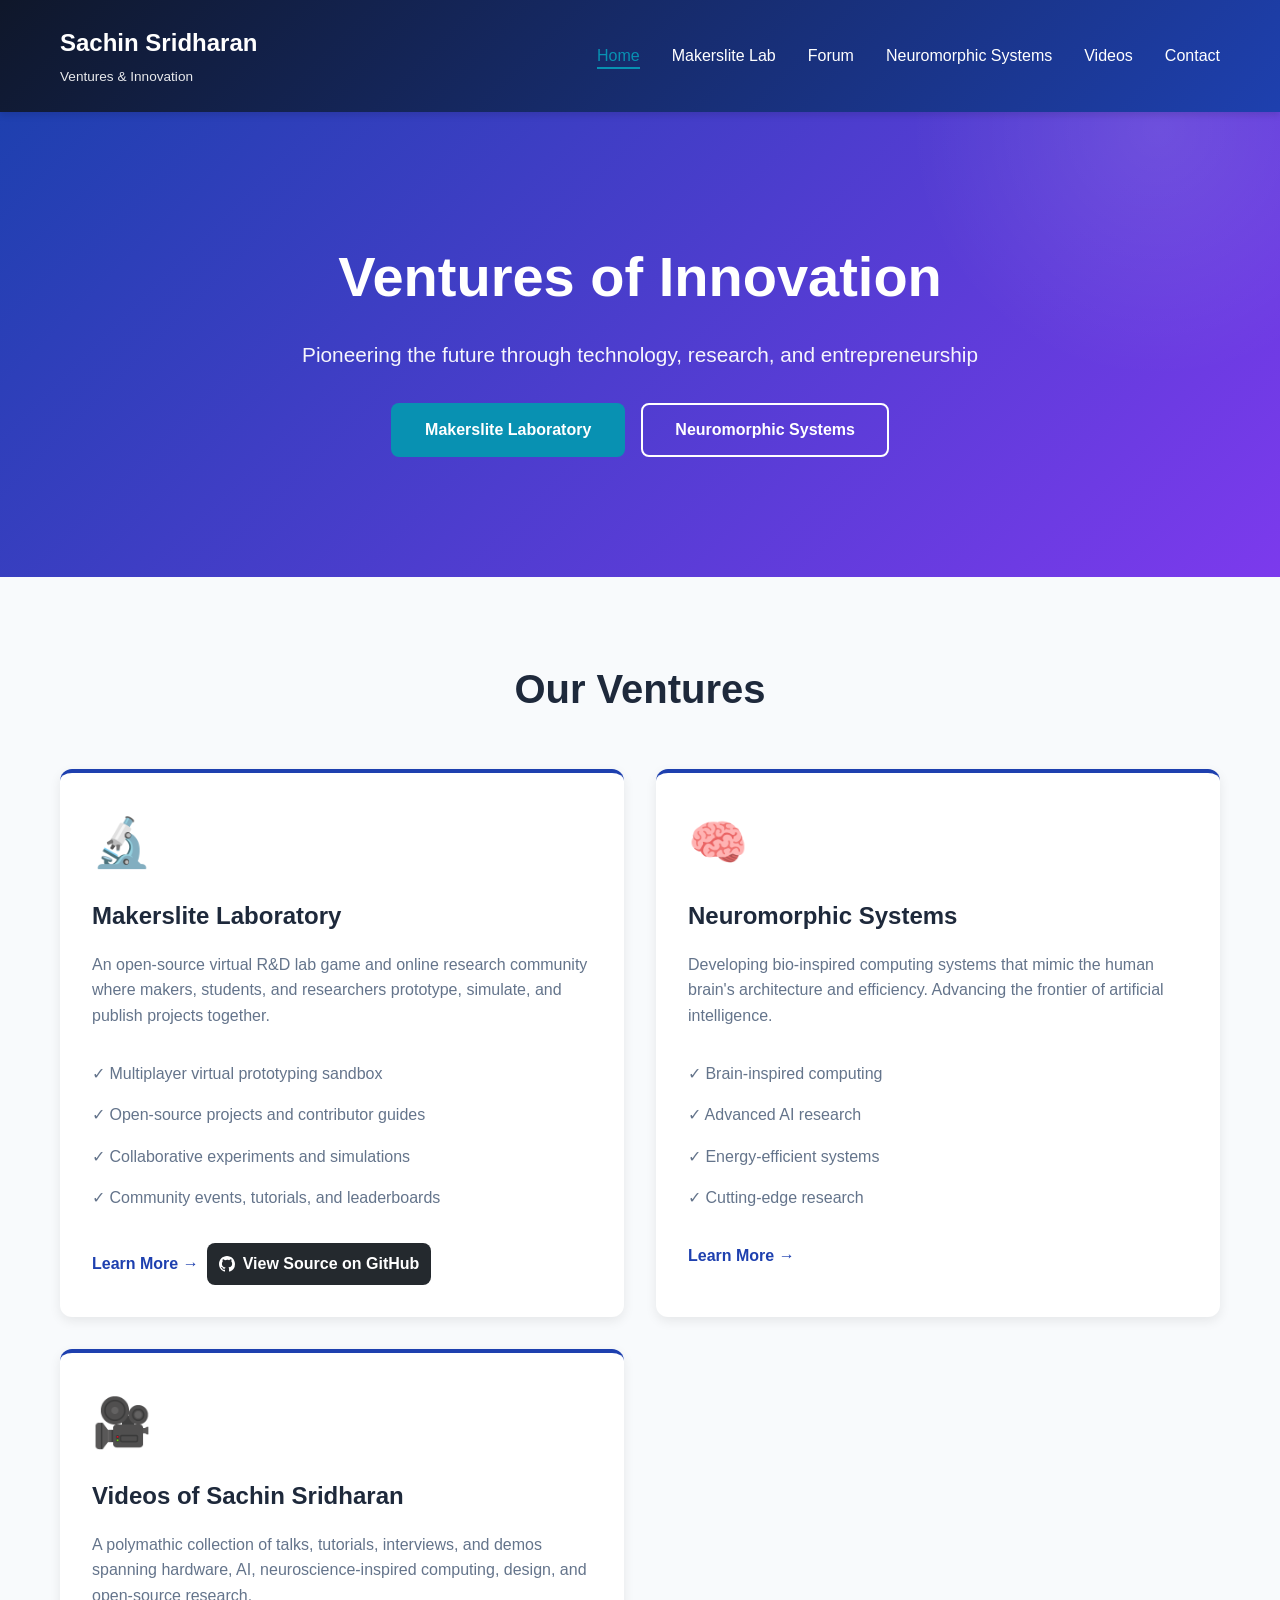
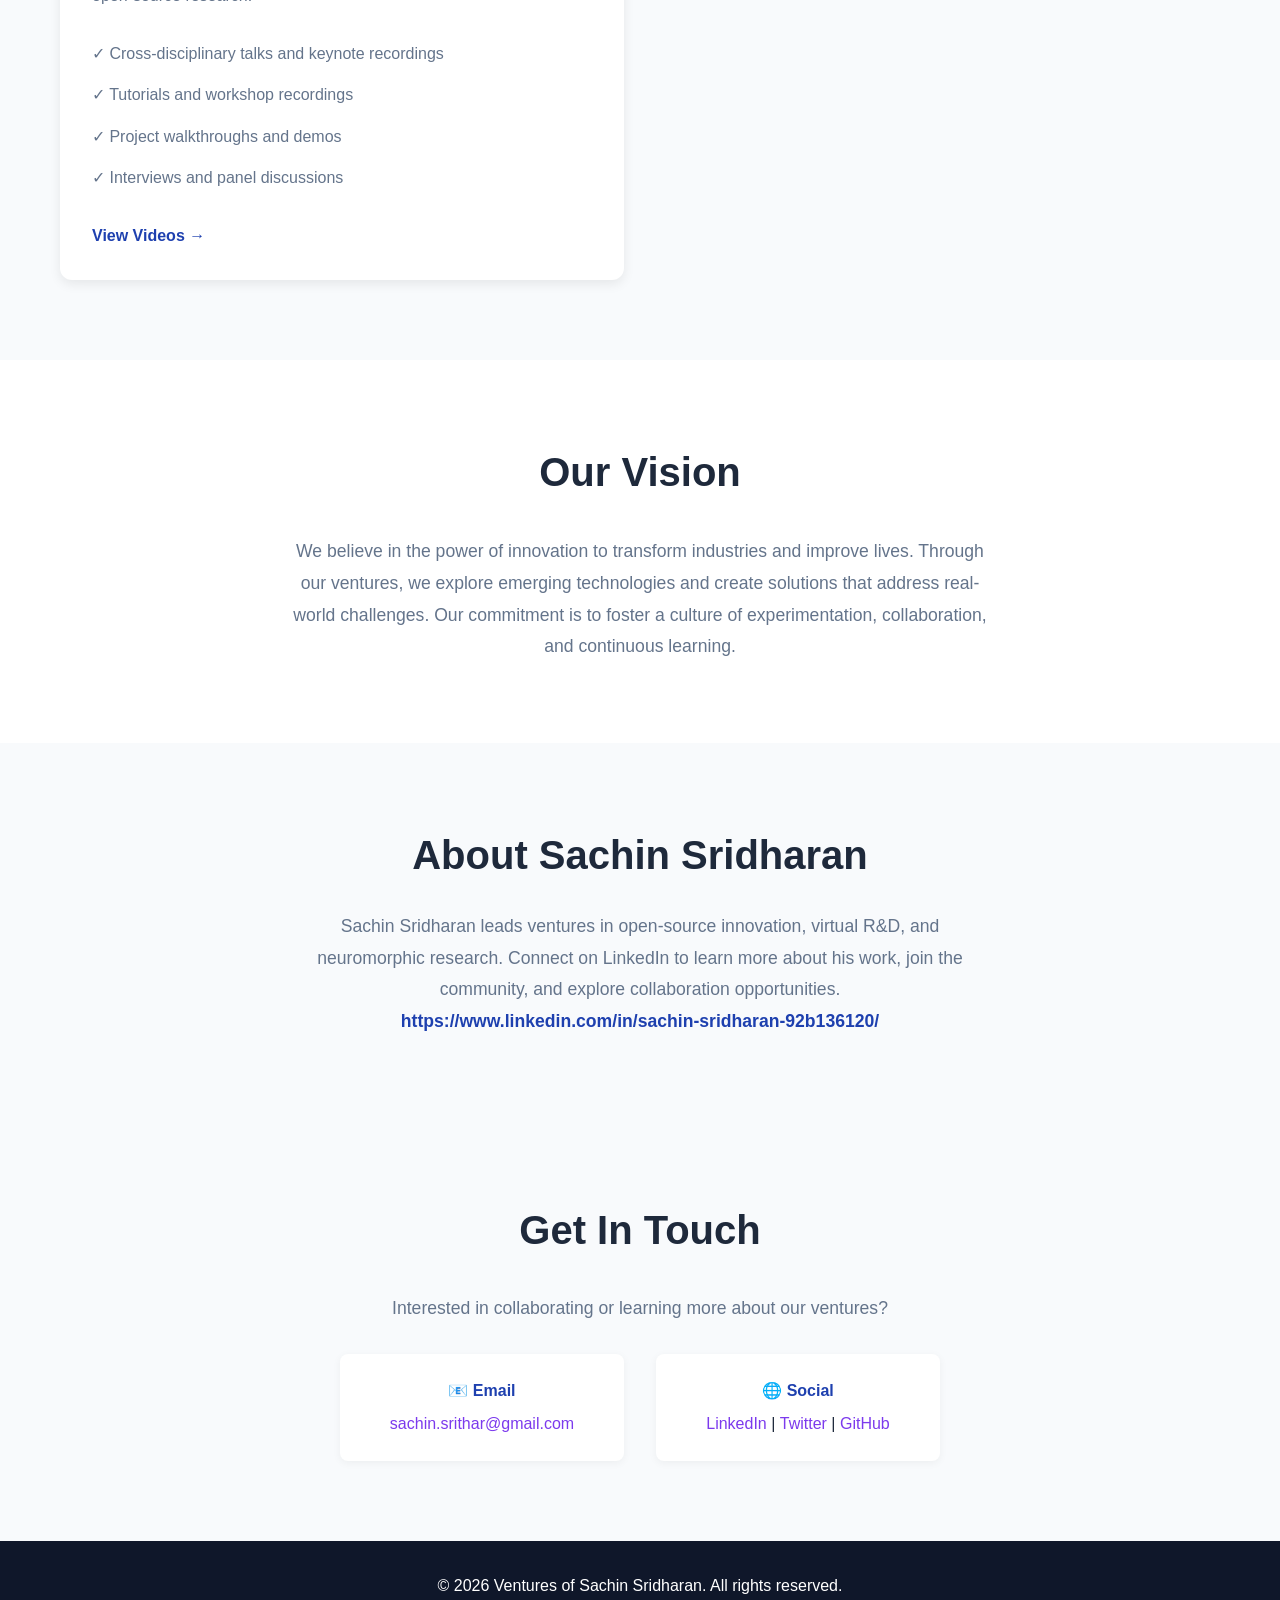
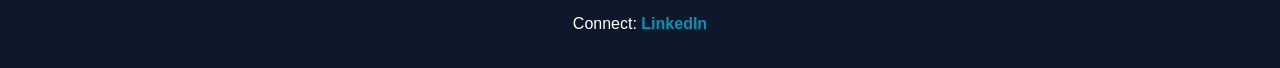
<file: index.html>
<!DOCTYPE html>
<html lang="en">
<head>
    <meta charset="UTF-8">
    <meta name="viewport" content="width=device-width, initial-scale=1.0">
    <title>Ventures of Sachin Sridharan | Innovation & Technology</title>
    <link rel="stylesheet" href="styles.css">
</head>
<body>
    <!-- Navigation -->
    <nav class="navbar">
        <div class="container">
            <div class="logo">
                <h1>Sachin Sridharan</h1>
                <p class="tagline">Ventures & Innovation</p>
            </div>
            <ul class="nav-links">
                <li><a href="index.html" class="active">Home</a></li>
                <li><a href="makerslite.html">Makerslite Lab</a></li>
                <li><a href="forum.html">Forum</a></li>
                <li><a href="neuromorphic.html">Neuromorphic Systems</a></li>
                <li><a href="videos.html">Videos</a></li>
                <li><a href="#contact">Contact</a></li>
            </ul>
        </div>
    </nav>

    <!-- Hero Section -->
    <section class="hero">
        <div class="hero-content">
            <h1>Ventures of Innovation</h1>
            <p>Pioneering the future through technology, research, and entrepreneurship</p>
            <div class="cta-buttons">
                <a href="makerslite.html" class="btn btn-primary">Makerslite Laboratory</a>
                <a href="neuromorphic.html" class="btn btn-secondary">Neuromorphic Systems</a>
            </div>
        </div>
    </section>

    <!-- Ventures Overview -->
    <section class="ventures-section">
        <div class="container">
            <h2>Our Ventures</h2>
            <div class="ventures-grid">
                <!-- Makerslite Laboratory -->
                <div class="venture-card">
                    <div class="venture-icon">🔬</div>
                    <h3>Makerslite Laboratory</h3>
                    <p>An open-source virtual R&D lab game and online research community where makers, students, and researchers prototype, simulate, and publish projects together.</p>
                    <ul class="features">
                        <li>✓ Multiplayer virtual prototyping sandbox</li>
                        <li>✓ Open-source projects and contributor guides</li>
                        <li>✓ Collaborative experiments and simulations</li>
                        <li>✓ Community events, tutorials, and leaderboards</li>
                    </ul>
                    <div style="display:flex;gap:8px;align-items:center">
                        <a href="makerslite.html" class="learn-more">Learn More →</a>
                        <a href="https://github.com/sachstuff/Makerslite-Laboratory" target="_blank" class="github-btn">
                            <svg class="github-icon" viewBox="0 0 16 16" width="16" height="16" aria-hidden="true" focusable="false">
                                <path fill="currentColor" d="M8 0C3.58 0 0 3.58 0 8c0 3.54 2.29 6.53 5.47 7.59.4.07.55-.17.55-.38 0-.19-.01-.82-.01-1.49-2.01.37-2.53-.49-2.69-.94-.09-.23-.48-.94-.82-1.13-.28-.15-.68-.52-.01-.53.63-.01 1.08.58 1.23.82.72 1.21 1.87.87 2.33.66.07-.52.28-.87.51-1.07-1.78-.2-3.64-.89-3.64-3.95 0-.87.31-1.59.82-2.15-.08-.2-.36-1.02.08-2.12 0 0 .67-.21 2.2.82a7.65 7.65 0 012.01-.27c.68 0 1.36.09 2.01.27 1.53-1.04 2.2-.82 2.2-.82.44 1.1.16 1.92.08 2.12.51.56.82 1.27.82 2.15 0 3.07-1.87 3.75-3.65 3.95.28.24.54.73.54 1.48 0 1.07-.01 1.93-.01 2.19 0 .21.15.46.55.38A8.013 8.013 0 0016 8c0-4.42-3.58-8-8-8z"></path>
                            </svg>
                            View Source on GitHub
                        </a>
                    </div>
                </div>

                <!-- Neuromorphic Systems -->
                <div class="venture-card">
                    <div class="venture-icon">🧠</div>
                    <h3>Neuromorphic Systems</h3>
                    <p>Developing bio-inspired computing systems that mimic the human brain's architecture and efficiency. Advancing the frontier of artificial intelligence.</p>
                    <ul class="features">
                        <li>✓ Brain-inspired computing</li>
                        <li>✓ Advanced AI research</li>
                        <li>✓ Energy-efficient systems</li>
                        <li>✓ Cutting-edge research</li>
                    </ul>
                    <a href="neuromorphic.html" class="learn-more">Learn More →</a>
                </div>

                <!-- Videos of Sachin Sridharan -->
                <div class="venture-card">
                    <div class="venture-icon">🎥</div>
                    <h3>Videos of Sachin Sridharan</h3>
                    <p>A polymathic collection of talks, tutorials, interviews, and demos spanning hardware, AI, neuroscience-inspired computing, design, and open-source research.</p>
                    <ul class="features">
                        <li>✓ Cross-disciplinary talks and keynote recordings</li>
                        <li>✓ Tutorials and workshop recordings</li>
                        <li>✓ Project walkthroughs and demos</li>
                        <li>✓ Interviews and panel discussions</li>
                    </ul>
                    <a href="videos.html" class="learn-more">View Videos →</a>
                </div>
            </div>
        </div>
    </section>

    <!-- Vision Section -->
    <section class="vision-section">
        <div class="container">
            <h2>Our Vision</h2>
            <div class="vision-content">
                <p>We believe in the power of innovation to transform industries and improve lives. Through our ventures, we explore emerging technologies and create solutions that address real-world challenges. Our commitment is to foster a culture of experimentation, collaboration, and continuous learning.</p>
            </div>
        </div>
    </section>

    <!-- About Section -->
    <section class="about-section">
        <div class="container">
            <h2>About Sachin Sridharan</h2>
            <div class="vision-content">
                <p>Sachin Sridharan leads ventures in open-source innovation, virtual R&D, and neuromorphic research. Connect on LinkedIn to learn more about his work, join the community, and explore collaboration opportunities.</p>
                <p><a href="https://www.linkedin.com/in/sachin-sridharan-92b136120/" target="_blank">https://www.linkedin.com/in/sachin-sridharan-92b136120/</a></p>
            </div>
        </div>
    </section>

    <!-- Contact Section -->
    <section class="contact-section" id="contact">
        <div class="container">
            <h2>Get In Touch</h2>
            <div class="contact-content">
                <p>Interested in collaborating or learning more about our ventures?</p>
                <div class="contact-methods">
                    <div class="contact-item">
                        <h4>📧 Email</h4>
                        <p><a href="mailto:sachin.srithar@gmail.com">sachin.srithar@gmail.com</a></p>
                    </div>
                    <div class="contact-item">
                        <h4>🌐 Social</h4>
                        <p>
                            <a href="https://www.linkedin.com/in/sachin-sridharan-92b136120/" target="_blank">LinkedIn</a> | 
                            <a href="#" target="_blank">Twitter</a> | 
                            <a href="https://github.com/sachstuff" target="_blank" class="github-link">GitHub</a>
                        </p>
                    </div>
                </div>
            </div>
        </div>
    </section>

    <!-- Footer -->
    <footer>
        <div class="container">
            <p>&copy; 2026 Ventures of Sachin Sridharan. All rights reserved.</p>
            <p class="footer-social">Connect: <a href="https://www.linkedin.com/in/sachin-sridharan-92b136120/" target="_blank">LinkedIn</a></p>
        </div>
    </footer>

    <script src="script.js"></script>
</body>
</html>
</file>
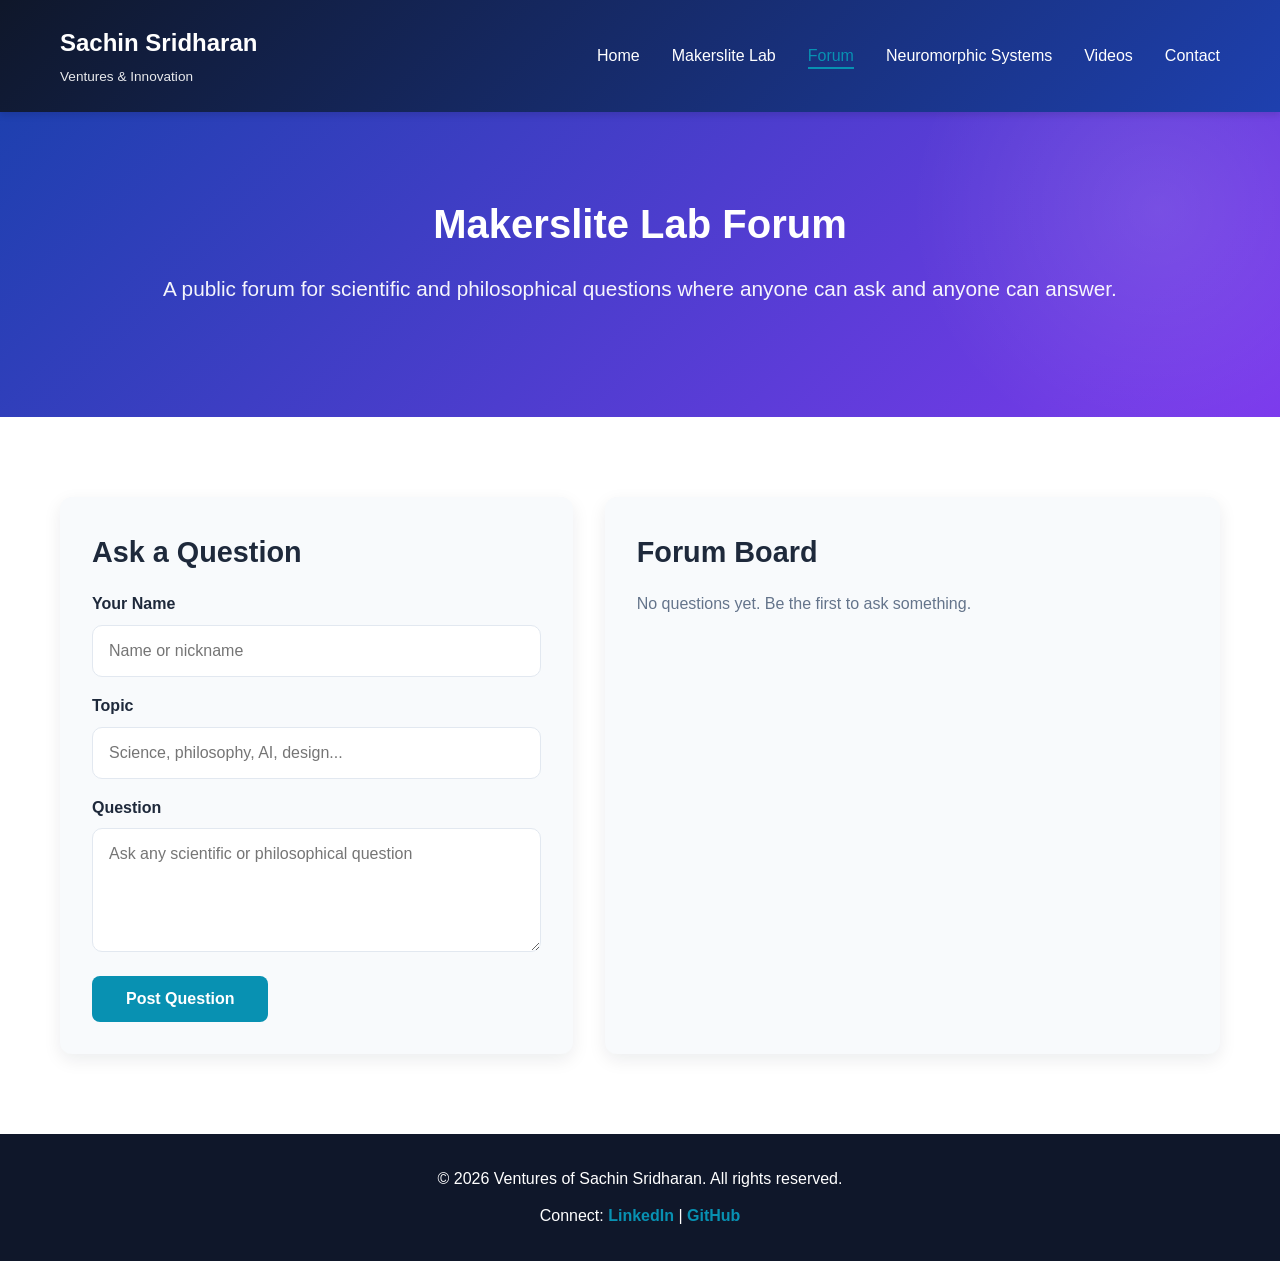
<file: forum.html>
<!DOCTYPE html>
<html lang="en">
<head>
    <meta charset="UTF-8">
    <meta name="viewport" content="width=device-width, initial-scale=1.0">
    <title>Makerslite Lab Forum</title>
    <link rel="stylesheet" href="styles.css">
</head>
<body>
    <nav class="navbar">
        <div class="container">
            <div class="logo">
                <h1>Sachin Sridharan</h1>
                <p class="tagline">Ventures & Innovation</p>
            </div>
            <ul class="nav-links">
                <li><a href="index.html">Home</a></li>
                <li><a href="makerslite.html">Makerslite Lab</a></li>
                <li><a href="forum.html" class="active">Forum</a></li>
                <li><a href="neuromorphic.html">Neuromorphic Systems</a></li>
                <li><a href="videos.html">Videos</a></li>
                <li><a href="index.html#contact">Contact</a></li>
            </ul>
        </div>
    </nav>

    <section class="hero venture-hero">
        <div class="hero-content">
            <h1>Makerslite Lab Forum</h1>
            <p>A public forum for scientific and philosophical questions where anyone can ask and anyone can answer.</p>
        </div>
    </section>

    <section class="forum-section">
        <div class="container">
            <div class="forum-content">
                <div class="forum-panel">
                    <h2>Ask a Question</h2>
                    <form id="question-form" class="forum-form">
                        <label for="q-author">Your Name</label>
                        <input type="text" id="q-author" placeholder="Name or nickname" required>

                        <label for="q-topic">Topic</label>
                        <input type="text" id="q-topic" placeholder="Science, philosophy, AI, design..." required>

                        <label for="q-text">Question</label>
                        <textarea id="q-text" rows="5" placeholder="Ask any scientific or philosophical question" required></textarea>

                        <button type="submit" class="btn btn-primary">Post Question</button>
                    </form>
                </div>

                <div class="forum-panel">
                    <h2>Forum Board</h2>
                    <div id="forum-list" class="forum-list">
                        <p class="empty-state">No questions yet. Be the first to ask something.</p>
                    </div>
                </div>
            </div>
        </div>
    </section>

    <footer>
        <div class="container">
            <p>&copy; 2026 Ventures of Sachin Sridharan. All rights reserved.</p>
            <p class="footer-social">Connect: <a href="https://www.linkedin.com/in/sachin-sridharan-92b136120/" target="_blank">LinkedIn</a> | <a href="https://github.com/sachstuff/venturesofsachinsridharan" target="_blank" class="github-link">GitHub</a></p>
        </div>
    </footer>

    <script src="script.js"></script>
</body>
</html>
</file>
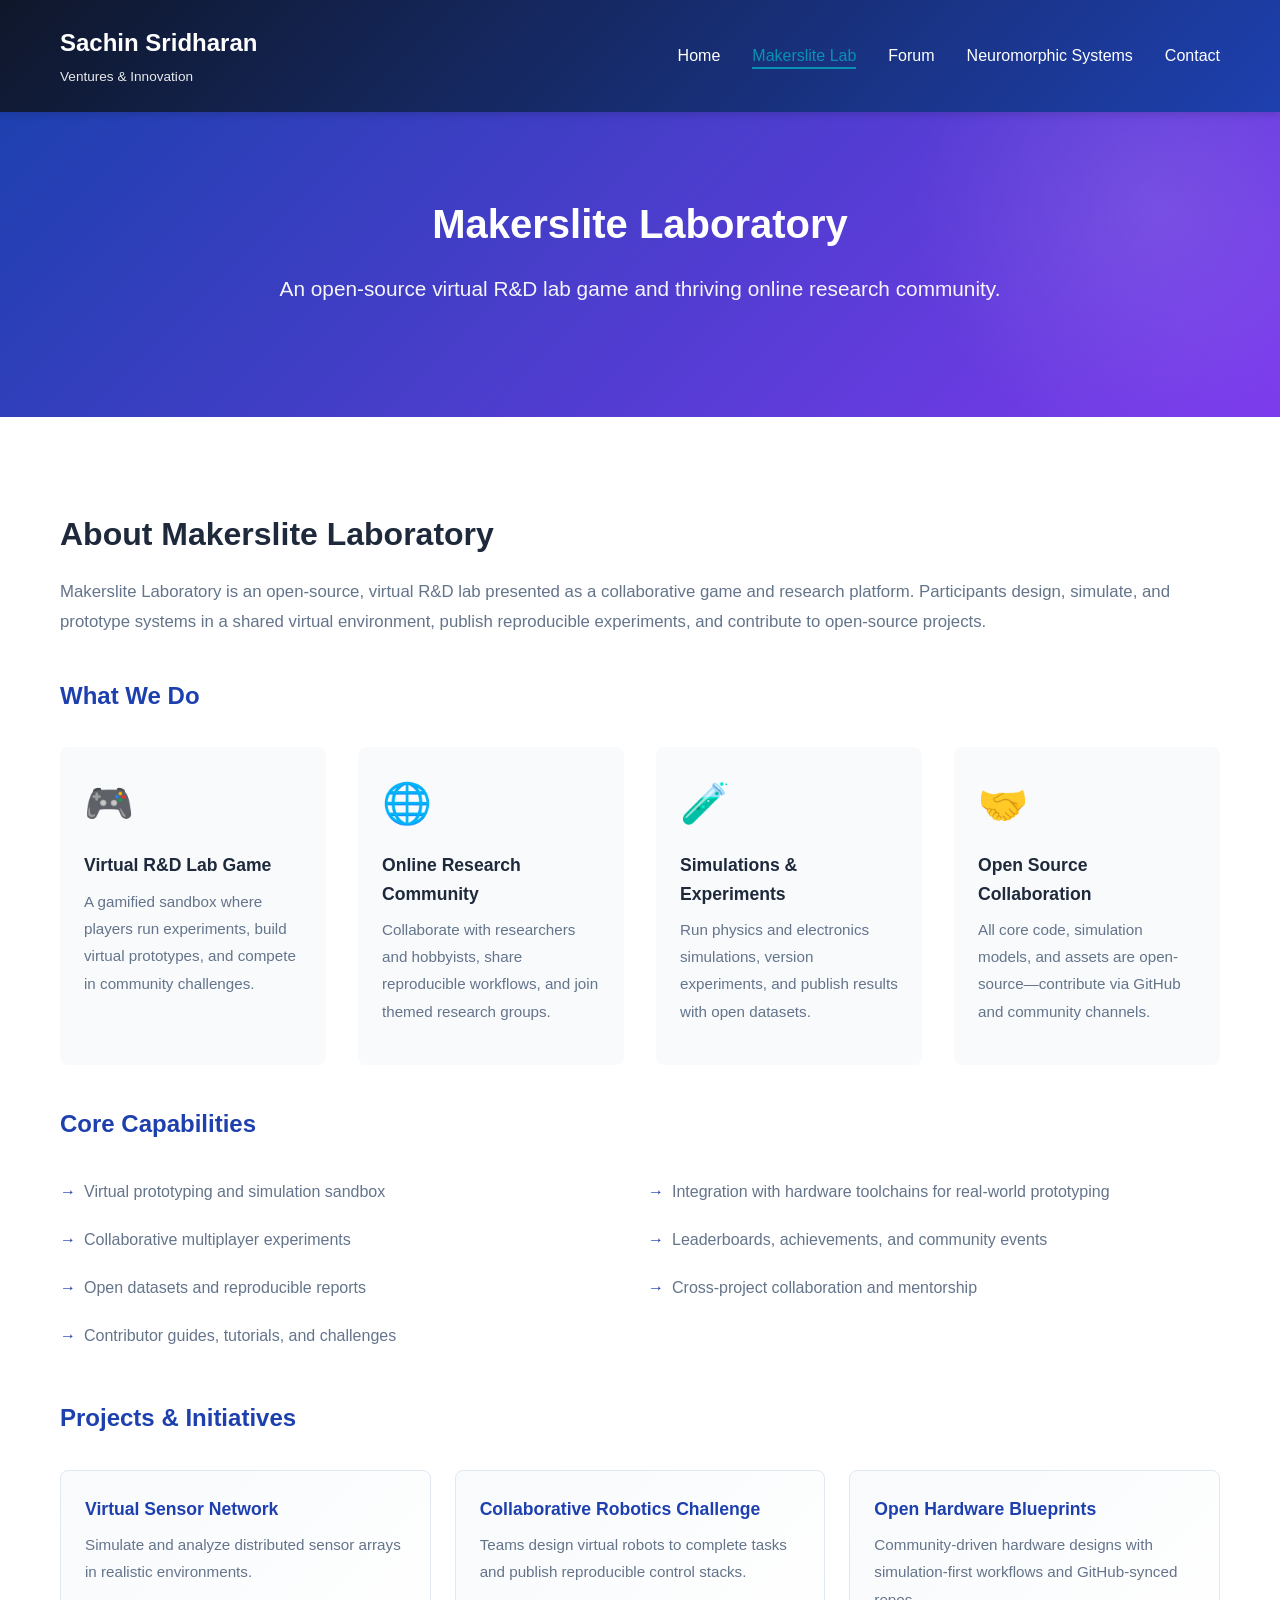
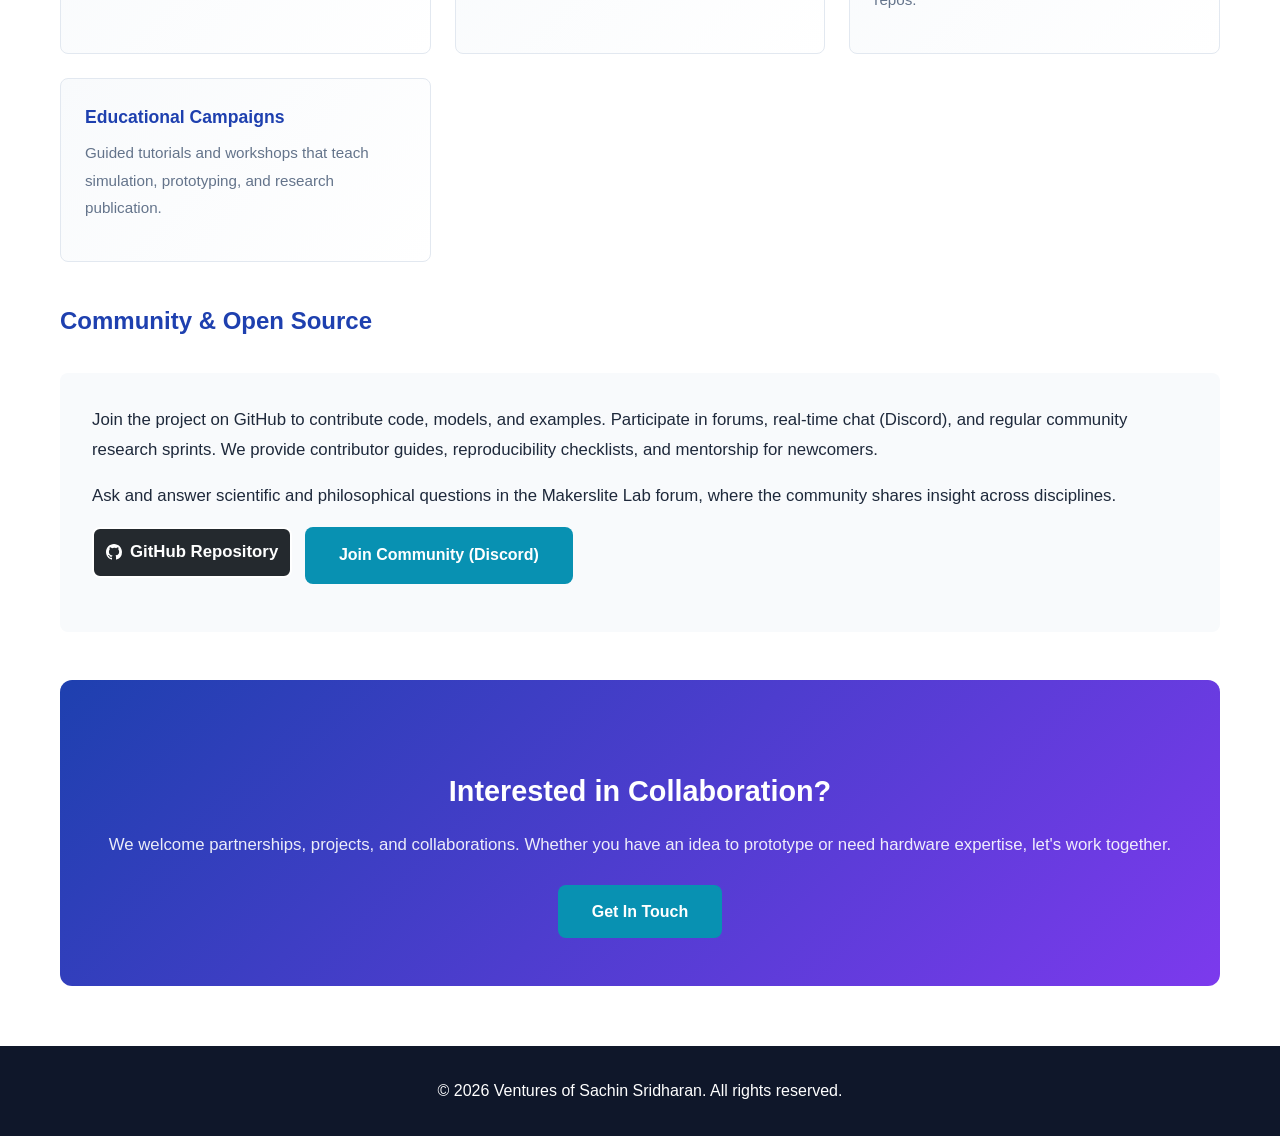
<file: makerslite.html>
<!DOCTYPE html>
<html lang="en">
<head>
    <meta charset="UTF-8">
    <meta name="viewport" content="width=device-width, initial-scale=1.0">
    <title>Makerslite Laboratory | Hardware Innovation</title>
    <link rel="stylesheet" href="styles.css">
</head>
<body>
    <!-- Navigation -->
    <nav class="navbar">
        <div class="container">
            <div class="logo">
                <h1>Sachin Sridharan</h1>
                <p class="tagline">Ventures & Innovation</p>
            </div>
            <ul class="nav-links">
                <li><a href="index.html">Home</a></li>
                <li><a href="makerslite.html" class="active">Makerslite Lab</a></li>
                <li><a href="forum.html">Forum</a></li>
                <li><a href="neuromorphic.html">Neuromorphic Systems</a></li>
                <li><a href="index.html#contact">Contact</a></li>
            </ul>
        </div>
    </nav>

    <!-- Hero Section -->
    <section class="hero venture-hero">
        <div class="hero-content">
            <h1>Makerslite Laboratory</h1>
            <p>An open-source virtual R&D lab game and thriving online research community.</p>
        </div>
    </section>

    <!-- Overview -->
    <section class="venture-detail">
        <div class="container">
            <div class="detail-content">
                <h2>About Makerslite Laboratory</h2>
                <p>Makerslite Laboratory is an open-source, virtual R&amp;D lab presented as a collaborative game and research platform. Participants design, simulate, and prototype systems in a shared virtual environment, publish reproducible experiments, and contribute to open-source projects.</p>

                <h3>What We Do</h3>
                <div class="features-list">
                    <div class="feature-item">
                        <div class="feature-icon">🎮</div>
                        <h4>Virtual R&amp;D Lab Game</h4>
                        <p>A gamified sandbox where players run experiments, build virtual prototypes, and compete in community challenges.</p>
                    </div>
                    <div class="feature-item">
                        <div class="feature-icon">🌐</div>
                        <h4>Online Research Community</h4>
                        <p>Collaborate with researchers and hobbyists, share reproducible workflows, and join themed research groups.</p>
                    </div>
                    <div class="feature-item">
                        <div class="feature-icon">🧪</div>
                        <h4>Simulations & Experiments</h4>
                        <p>Run physics and electronics simulations, version experiments, and publish results with open datasets.</p>
                    </div>
                    <div class="feature-item">
                        <div class="feature-icon">🤝</div>
                        <h4>Open Source Collaboration</h4>
                        <p>All core code, simulation models, and assets are open-source—contribute via GitHub and community channels.</p>
                    </div>
                </div>

                <h3>Core Capabilities</h3>
                <ul class="capabilities-list">
                    <li>Virtual prototyping and simulation sandbox</li>
                    <li>Collaborative multiplayer experiments</li>
                    <li>Open datasets and reproducible reports</li>
                    <li>Contributor guides, tutorials, and challenges</li>
                    <li>Integration with hardware toolchains for real-world prototyping</li>
                    <li>Leaderboards, achievements, and community events</li>
                    <li>Cross-project collaboration and mentorship</li>
                </ul>

                <h3>Projects & Initiatives</h3>
                <div class="projects-grid">
                    <div class="project-card">
                        <h4>Virtual Sensor Network</h4>
                        <p>Simulate and analyze distributed sensor arrays in realistic environments.</p>
                    </div>
                    <div class="project-card">
                        <h4>Collaborative Robotics Challenge</h4>
                        <p>Teams design virtual robots to complete tasks and publish reproducible control stacks.</p>
                    </div>
                    <div class="project-card">
                        <h4>Open Hardware Blueprints</h4>
                        <p>Community-driven hardware designs with simulation-first workflows and GitHub-synced repos.</p>
                    </div>
                    <div class="project-card">
                        <h4>Educational Campaigns</h4>
                        <p>Guided tutorials and workshops that teach simulation, prototyping, and research publication.</p>
                    </div>
                </div>

                <h3>Community & Open Source</h3>
                <div class="benefits">
                    <p>Join the project on GitHub to contribute code, models, and examples. Participate in forums, real-time chat (Discord), and regular community research sprints. We provide contributor guides, reproducibility checklists, and mentorship for newcomers.</p>
                    <p>Ask and answer scientific and philosophical questions in the Makerslite Lab forum, where the community shares insight across disciplines.</p>
                    <p style="margin-top:10px"><a href="https://github.com/sachstuff/Makerslite-Laboratory" target="_blank" class="github-btn btn-secondary">
                        <svg class="github-icon" viewBox="0 0 16 16" width="16" height="16" aria-hidden="true" focusable="false">
                            <path fill="currentColor" d="M8 0C3.58 0 0 3.58 0 8c0 3.54 2.29 6.53 5.47 7.59.4.07.55-.17.55-.38 0-.19-.01-.82-.01-1.49-2.01.37-2.53-.49-2.69-.94-.09-.23-.48-.94-.82-1.13-.28-.15-.68-.52-.01-.53.63-.01 1.08.58 1.23.82.72 1.21 1.87.87 2.33.66.07-.52.28-.87.51-1.07-1.78-.2-3.64-.89-3.64-3.95 0-.87.31-1.59.82-2.15-.08-.2-.36-1.02.08-2.12 0 0 .67-.21 2.2.82a7.65 7.65 0 012.01-.27c.68 0 1.36.09 2.01.27 1.53-1.04 2.2-.82 2.2-.82.44 1.1.16 1.92.08 2.12.51.56.82 1.27.82 2.15 0 3.07-1.87 3.75-3.65 3.95.28.24.54.73.54 1.48 0 1.07-.01 1.93-.01 2.19 0 .21.15.46.55.38A8.013 8.013 0 0016 8c0-4.42-3.58-8-8-8z"></path>
                        </svg>
                        GitHub Repository</a> <a href="#" class="btn btn-primary" style="margin-left:8px">Join Community (Discord)</a></p>
                </div>

                <div class="cta-section">
                    <h3>Interested in Collaboration?</h3>
                    <p>We welcome partnerships, projects, and collaborations. Whether you have an idea to prototype or need hardware expertise, let's work together.</p>
                    <a href="index.html#contact" class="btn btn-primary">Get In Touch</a>
                </div>
            </div>
        </div>
    </section>

    <!-- Footer -->
    <footer>
        <div class="container">
            <p>&copy; 2026 Ventures of Sachin Sridharan. All rights reserved.</p>
        </div>
    </footer>

    <script src="script.js"></script>
</body>
</html>
</file>
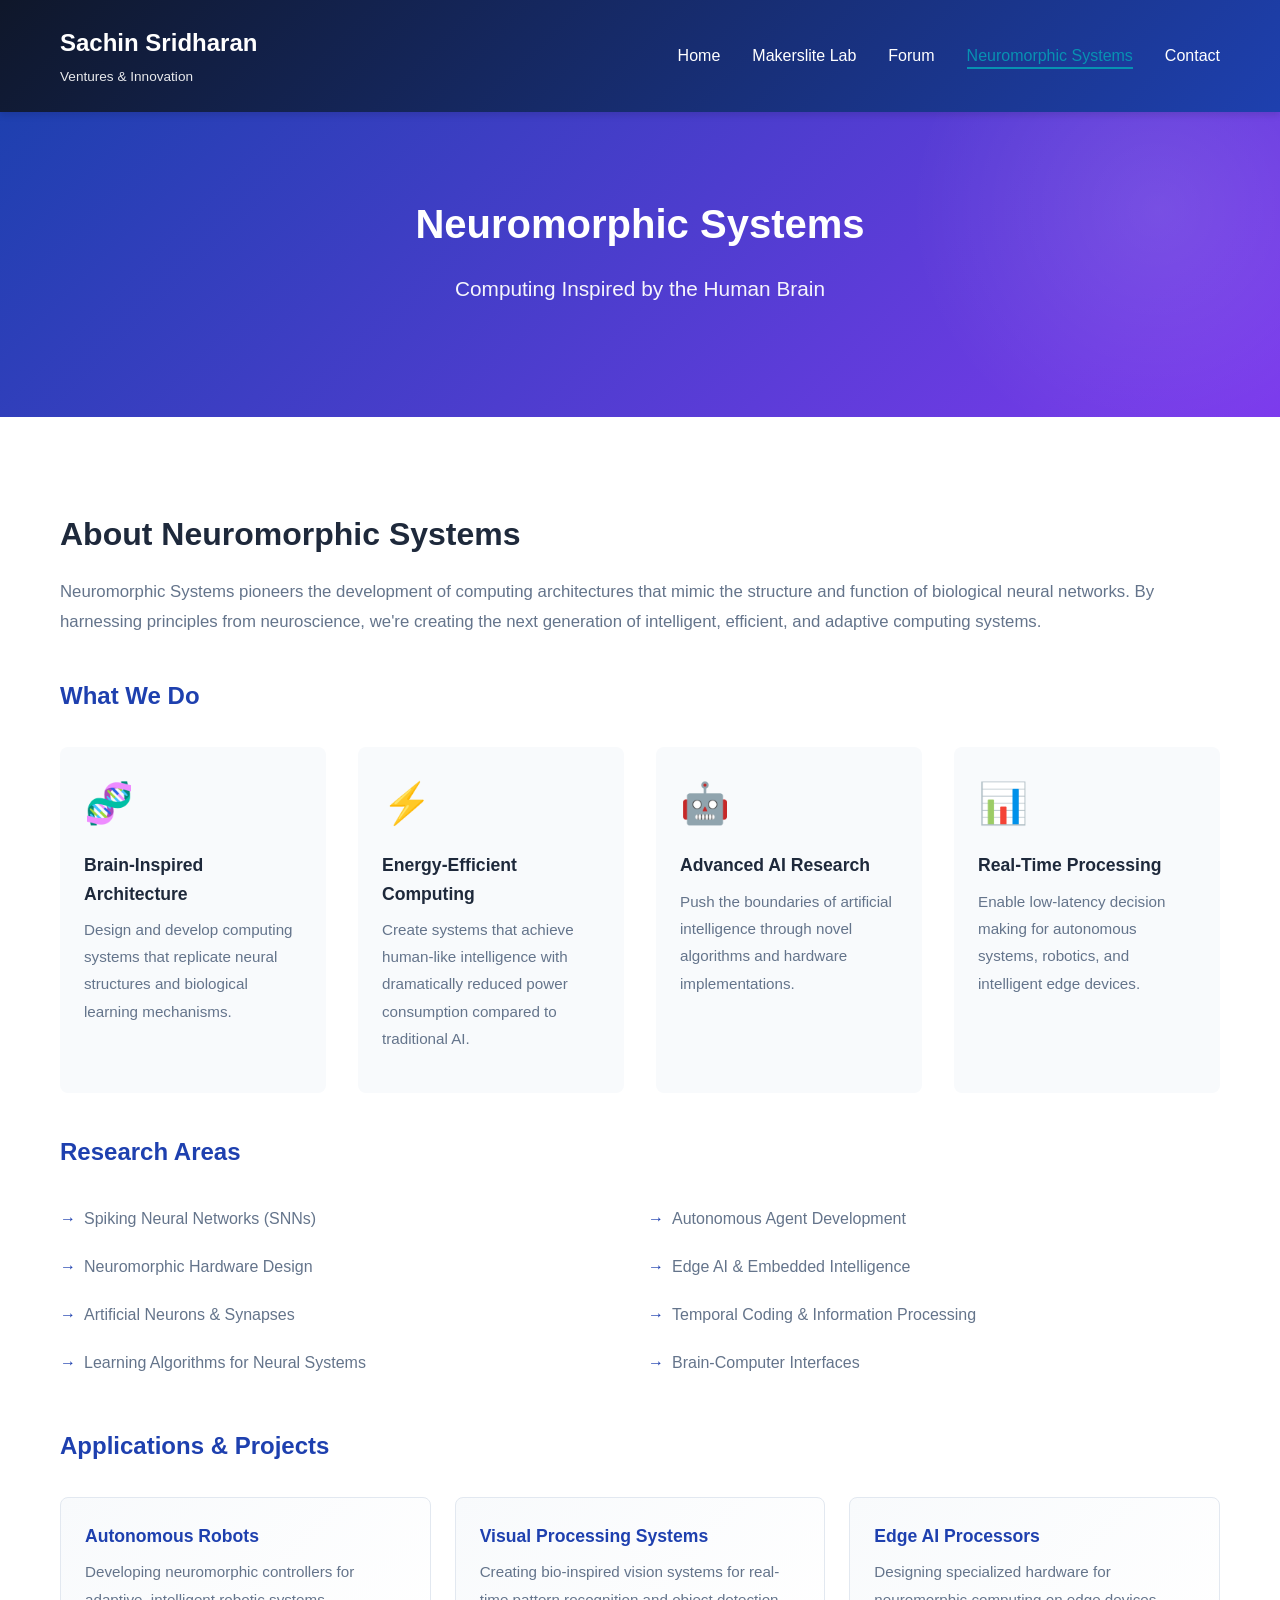
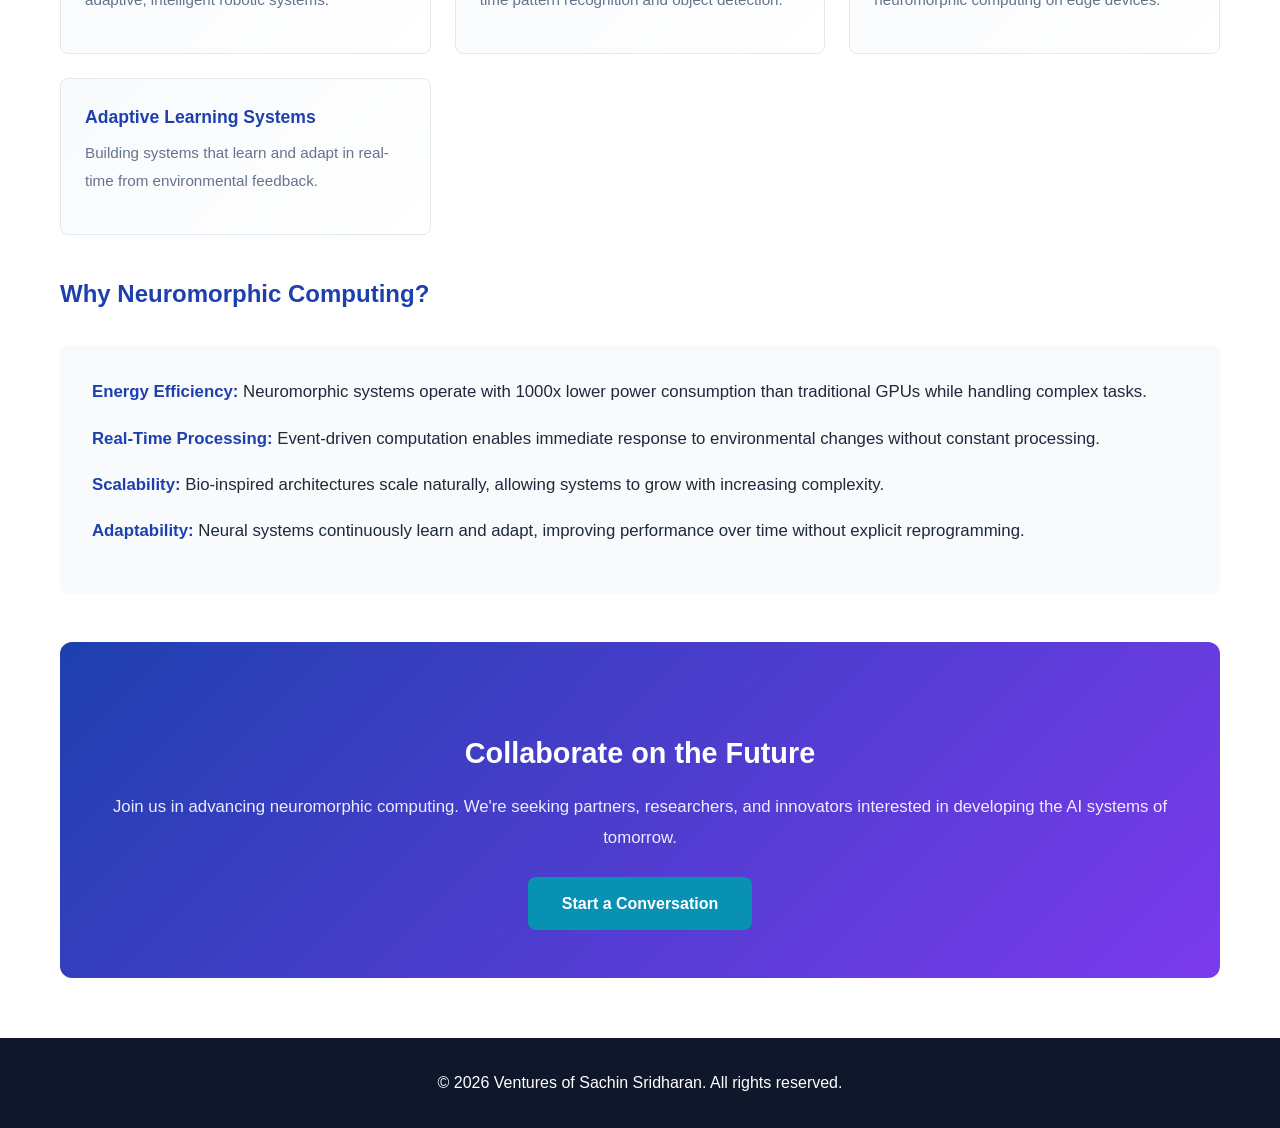
<file: neuromorphic.html>
<!DOCTYPE html>
<html lang="en">
<head>
    <meta charset="UTF-8">
    <meta name="viewport" content="width=device-width, initial-scale=1.0">
    <title>Neuromorphic Systems | Bio-Inspired Computing</title>
    <link rel="stylesheet" href="styles.css">
</head>
<body>
    <!-- Navigation -->
    <nav class="navbar">
        <div class="container">
            <div class="logo">
                <h1>Sachin Sridharan</h1>
                <p class="tagline">Ventures & Innovation</p>
            </div>
            <ul class="nav-links">
                <li><a href="index.html">Home</a></li>
                <li><a href="makerslite.html">Makerslite Lab</a></li>
                <li><a href="forum.html">Forum</a></li>
                <li><a href="neuromorphic.html" class="active">Neuromorphic Systems</a></li>
                <li><a href="index.html#contact">Contact</a></li>
            </ul>
        </div>
    </nav>

    <!-- Hero Section -->
    <section class="hero venture-hero">
        <div class="hero-content">
            <h1>Neuromorphic Systems</h1>
            <p>Computing Inspired by the Human Brain</p>
        </div>
    </section>

    <!-- Overview -->
    <section class="venture-detail">
        <div class="container">
            <div class="detail-content">
                <h2>About Neuromorphic Systems</h2>
                <p>Neuromorphic Systems pioneers the development of computing architectures that mimic the structure and function of biological neural networks. By harnessing principles from neuroscience, we're creating the next generation of intelligent, efficient, and adaptive computing systems.</p>

                <h3>What We Do</h3>
                <div class="features-list">
                    <div class="feature-item">
                        <div class="feature-icon">🧬</div>
                        <h4>Brain-Inspired Architecture</h4>
                        <p>Design and develop computing systems that replicate neural structures and biological learning mechanisms.</p>
                    </div>
                    <div class="feature-item">
                        <div class="feature-icon">⚡</div>
                        <h4>Energy-Efficient Computing</h4>
                        <p>Create systems that achieve human-like intelligence with dramatically reduced power consumption compared to traditional AI.</p>
                    </div>
                    <div class="feature-item">
                        <div class="feature-icon">🤖</div>
                        <h4>Advanced AI Research</h4>
                        <p>Push the boundaries of artificial intelligence through novel algorithms and hardware implementations.</p>
                    </div>
                    <div class="feature-item">
                        <div class="feature-icon">📊</div>
                        <h4>Real-Time Processing</h4>
                        <p>Enable low-latency decision making for autonomous systems, robotics, and intelligent edge devices.</p>
                    </div>
                </div>

                <h3>Research Areas</h3>
                <ul class="capabilities-list">
                    <li>Spiking Neural Networks (SNNs)</li>
                    <li>Neuromorphic Hardware Design</li>
                    <li>Artificial Neurons & Synapses</li>
                    <li>Learning Algorithms for Neural Systems</li>
                    <li>Autonomous Agent Development</li>
                    <li>Edge AI & Embedded Intelligence</li>
                    <li>Temporal Coding & Information Processing</li>
                    <li>Brain-Computer Interfaces</li>
                </ul>

                <h3>Applications & Projects</h3>
                <div class="projects-grid">
                    <div class="project-card">
                        <h4>Autonomous Robots</h4>
                        <p>Developing neuromorphic controllers for adaptive, intelligent robotic systems.</p>
                    </div>
                    <div class="project-card">
                        <h4>Visual Processing Systems</h4>
                        <p>Creating bio-inspired vision systems for real-time pattern recognition and object detection.</p>
                    </div>
                    <div class="project-card">
                        <h4>Edge AI Processors</h4>
                        <p>Designing specialized hardware for neuromorphic computing on edge devices.</p>
                    </div>
                    <div class="project-card">
                        <h4>Adaptive Learning Systems</h4>
                        <p>Building systems that learn and adapt in real-time from environmental feedback.</p>
                    </div>
                </div>

                <h3>Why Neuromorphic Computing?</h3>
                <div class="benefits">
                    <p><strong>Energy Efficiency:</strong> Neuromorphic systems operate with 1000x lower power consumption than traditional GPUs while handling complex tasks.</p>
                    <p><strong>Real-Time Processing:</strong> Event-driven computation enables immediate response to environmental changes without constant processing.</p>
                    <p><strong>Scalability:</strong> Bio-inspired architectures scale naturally, allowing systems to grow with increasing complexity.</p>
                    <p><strong>Adaptability:</strong> Neural systems continuously learn and adapt, improving performance over time without explicit reprogramming.</p>
                </div>

                <div class="cta-section">
                    <h3>Collaborate on the Future</h3>
                    <p>Join us in advancing neuromorphic computing. We're seeking partners, researchers, and innovators interested in developing the AI systems of tomorrow.</p>
                    <a href="index.html#contact" class="btn btn-primary">Start a Conversation</a>
                </div>
            </div>
        </div>
    </section>

    <!-- Footer -->
    <footer>
        <div class="container">
            <p>&copy; 2026 Ventures of Sachin Sridharan. All rights reserved.</p>
        </div>
    </footer>

    <script src="script.js"></script>
</body>
</html>
</file>
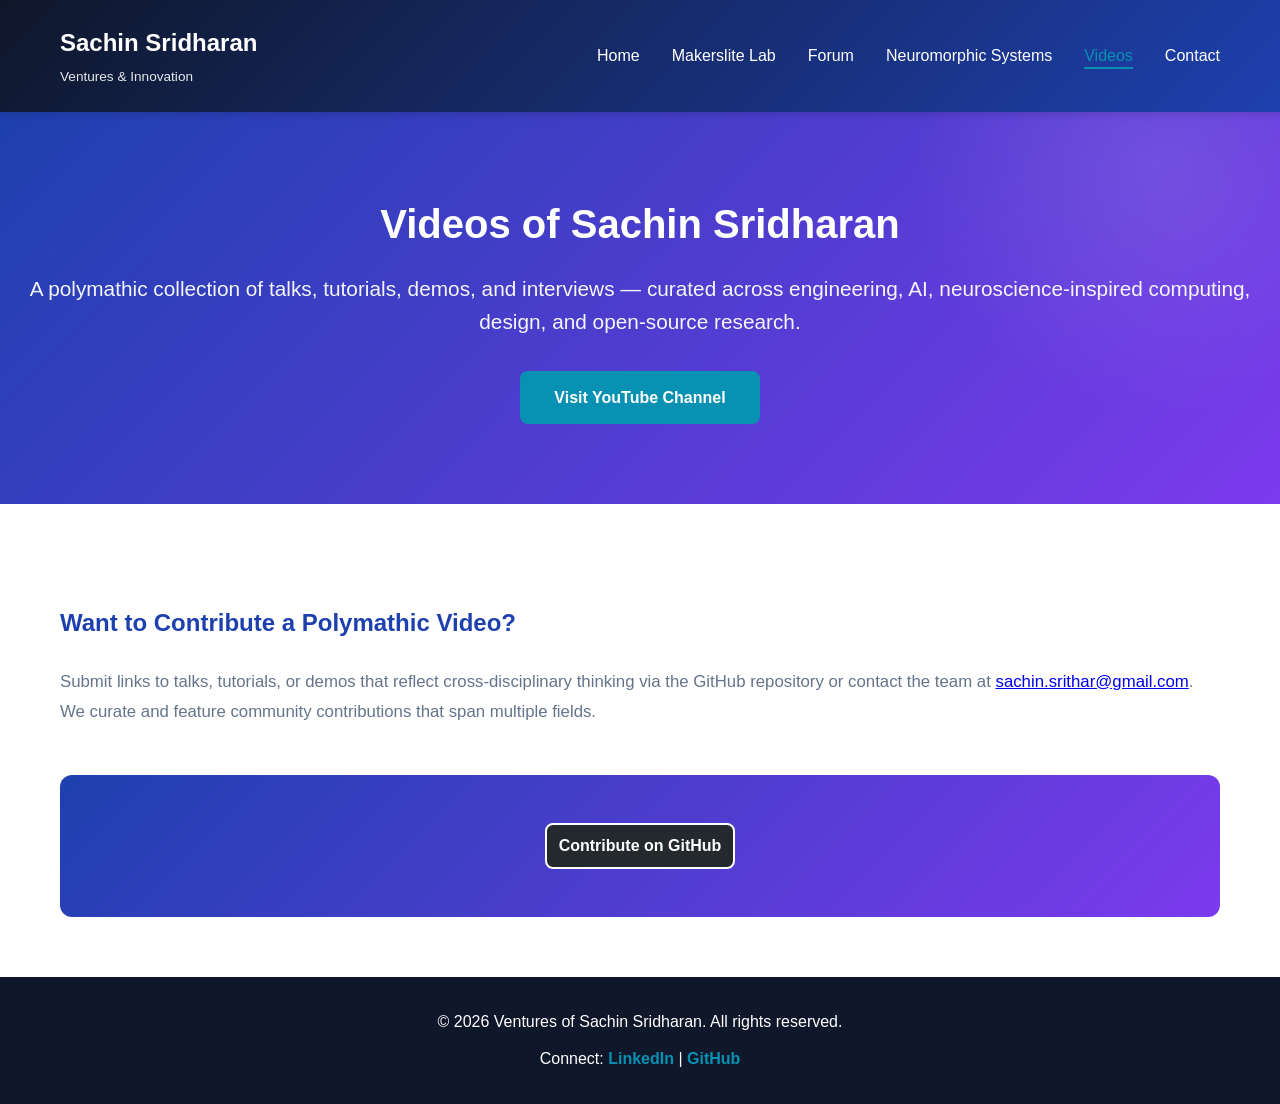
<file: videos.html>
<!DOCTYPE html>
<html lang="en">
<head>
    <meta charset="UTF-8">
    <meta name="viewport" content="width=device-width, initial-scale=1.0">
    <title>Videos of Sachin Sridharan</title>
    <link rel="stylesheet" href="styles.css">
</head>
<body>
    <!-- Navigation -->
    <nav class="navbar">
        <div class="container">
            <div class="logo">
                <h1>Sachin Sridharan</h1>
                <p class="tagline">Ventures & Innovation</p>
            </div>
            <ul class="nav-links">
                <li><a href="index.html">Home</a></li>
                <li><a href="makerslite.html">Makerslite Lab</a></li>
                <li><a href="forum.html">Forum</a></li>
                <li><a href="neuromorphic.html">Neuromorphic Systems</a></li>
                <li><a href="videos.html" class="active">Videos</a></li>
                <li><a href="index.html#contact">Contact</a></li>
            </ul>
        </div>
    </nav>

    <section class="hero venture-hero">
        <div class="hero-content">
            <h1>Videos of Sachin Sridharan</h1>
            <p>A polymathic collection of talks, tutorials, demos, and interviews — curated across engineering, AI, neuroscience-inspired computing, design, and open-source research.</p>
            <div class="cta-buttons" style="margin-top:16px;">
                <a href="https://www.youtube.com/@videosofsachinsridharan" class="btn btn-primary" target="_blank">Visit YouTube Channel</a>
            </div>
        </div>
    </section>

    <section class="venture-detail">
        <div class="container">
            <div class="detail-content">
                <h3>Want to Contribute a Polymathic Video?</h3>
                <p>Submit links to talks, tutorials, or demos that reflect cross-disciplinary thinking via the GitHub repository or contact the team at <a href="mailto:sachin.srithar@gmail.com">sachin.srithar@gmail.com</a>. We curate and feature community contributions that span multiple fields.</p>

                <div class="cta-section">
                    <a href="https://github.com/sachstuff/Makerslite-Laboratory" target="_blank" class="btn btn-secondary github-btn">Contribute on GitHub</a>
                </div>
            </div>
        </div>
    </section>

    <footer>
        <div class="container">
            <p>&copy; 2026 Ventures of Sachin Sridharan. All rights reserved.</p>
            <p class="footer-social">Connect: <a href="https://www.linkedin.com/in/sachin-sridharan-92b136120/" target="_blank">LinkedIn</a> | <a href="https://github.com/sachstuff/Makerslite-Laboratory" target="_blank" class="github-link">GitHub</a></p>
        </div>
    </footer>

    <script src="script.js"></script>
</body>
</html>
</file>
<file: styles.css>
/* ===== Global Styles ===== */
:root {
    --primary-color: #1e40af;
    --secondary-color: #7c3aed;
    --accent-color: #0891b2;
    --dark-bg: #0f172a;
    --light-bg: #f8fafc;
    --text-dark: #1e293b;
    --text-light: #64748b;
    --border-color: #e2e8f0;
    --transition: all 0.3s ease;
}

* {
    margin: 0;
    padding: 0;
    box-sizing: border-box;
}

html {
    scroll-behavior: smooth;
}

body {
    font-family: -apple-system, BlinkMacSystemFont, 'Segoe UI', Roboto, Oxygen, Ubuntu, Cantarell, sans-serif;
    line-height: 1.6;
    color: var(--text-dark);
    background-color: #ffffff;
}

.container {
    max-width: 1200px;
    margin: 0 auto;
    padding: 0 20px;
}

/* ===== Navigation ===== */
.navbar {
    background: linear-gradient(135deg, var(--dark-bg) 0%, var(--primary-color) 100%);
    color: white;
    padding: 1.5rem 0;
    position: sticky;
    top: 0;
    z-index: 1000;
    box-shadow: 0 4px 6px rgba(0, 0, 0, 0.1);
}

.navbar .container {
    display: flex;
    justify-content: space-between;
    align-items: center;
}

.logo h1 {
    font-size: 1.5rem;
    font-weight: 700;
    margin-bottom: 0.25rem;
}

.logo .tagline {
    font-size: 0.85rem;
    opacity: 0.9;
    font-weight: 400;
}

.nav-links {
    list-style: none;
    display: flex;
    gap: 2rem;
}

.nav-links a {
    color: white;
    text-decoration: none;
    font-weight: 500;
    transition: var(--transition);
    position: relative;
}

.nav-links a:hover,
.nav-links a.active {
    color: var(--accent-color);
}

.nav-links a.active::after {
    content: '';
    position: absolute;
    bottom: -5px;
    left: 0;
    width: 100%;
    height: 2px;
    background: var(--accent-color);
}

/* ===== Hero Section ===== */
.hero {
    background: linear-gradient(135deg, var(--primary-color) 0%, var(--secondary-color) 100%);
    color: white;
    padding: 120px 20px;
    text-align: center;
    position: relative;
    overflow: hidden;
}

.hero::before {
    content: '';
    position: absolute;
    top: -50%;
    right: -10%;
    width: 500px;
    height: 500px;
    background: radial-gradient(circle, rgba(255,255,255,0.1) 0%, transparent 70%);
    border-radius: 50%;
}

.hero-content {
    position: relative;
    z-index: 2;
}

.hero h1 {
    font-size: 3.5rem;
    font-weight: 800;
    margin-bottom: 1rem;
    animation: fadeInDown 0.8s ease;
}

.hero p {
    font-size: 1.3rem;
    margin-bottom: 2rem;
    opacity: 0.95;
    animation: fadeInUp 0.8s ease;
}

.venture-hero {
    padding: 80px 20px;
}

.venture-hero h1 {
    font-size: 2.5rem;
}

/* ===== CTA Buttons ===== */
.cta-buttons {
    display: flex;
    gap: 1rem;
    justify-content: center;
    flex-wrap: wrap;
}

.btn {
    display: inline-block;
    padding: 12px 32px;
    border-radius: 8px;
    text-decoration: none;
    font-weight: 600;
    transition: var(--transition);
    border: 2px solid transparent;
    cursor: pointer;
    font-size: 1rem;
}

.btn-primary {
    background: var(--accent-color);
    color: white;
}

.btn-primary:hover {
    background: #0891b2;
    transform: translateY(-2px);
    box-shadow: 0 8px 16px rgba(0, 0, 0, 0.2);
}

.btn-secondary {
    background: transparent;
    color: white;
    border: 2px solid white;
}

.btn-secondary:hover {
    background: white;
    color: var(--primary-color);
    transform: translateY(-2px);
}

/* ===== GitHub Button & Link Styles ===== */
.github-btn {
    display: inline-flex;
    align-items: center;
    gap: 8px;
    background: #24292e;
    color: white !important;
    padding: 8px 12px;
    border-radius: 8px;
    text-decoration: none;
    font-weight: 700;
    transition: background 0.2s ease, transform 0.15s ease;
}

.github-btn:hover {
    background: #2f3640;
    transform: translateY(-2px);
}

.github-icon { 
    fill: white;
}

.github-link {
    color: #24292e;
    font-weight: 700;
    text-decoration: none;
}

.github-link:hover {
    text-decoration: underline;
}

/* ===== Ventures Section ===== */
.ventures-section {
    padding: 80px 20px;
    background: var(--light-bg);
}

.ventures-section h2 {
    font-size: 2.5rem;
    margin-bottom: 3rem;
    text-align: center;
    color: var(--text-dark);
}

.ventures-grid {
    display: grid;
    grid-template-columns: repeat(auto-fit, minmax(400px, 1fr));
    gap: 2rem;
}

.venture-card {
    background: white;
    border-radius: 12px;
    padding: 2rem;
    box-shadow: 0 4px 12px rgba(0, 0, 0, 0.08);
    transition: var(--transition);
    border-top: 4px solid var(--primary-color);
}

.venture-card:hover {
    transform: translateY(-8px);
    box-shadow: 0 12px 24px rgba(0, 0, 0, 0.15);
}

.venture-icon {
    font-size: 3rem;
    margin-bottom: 1rem;
}

.venture-card h3 {
    font-size: 1.5rem;
    margin-bottom: 1rem;
    color: var(--text-dark);
}

.venture-card p {
    color: var(--text-light);
    margin-bottom: 1.5rem;
}

.features {
    list-style: none;
    margin-bottom: 1.5rem;
}

.features li {
    padding: 0.5rem 0;
    color: var(--text-light);
}

.learn-more {
    color: var(--primary-color);
    text-decoration: none;
    font-weight: 600;
    transition: var(--transition);
}

.learn-more:hover {
    color: var(--secondary-color);
}

/* ===== Vision Section ===== */
.vision-section {
    padding: 80px 20px;
    background: white;
    text-align: center;
}

.vision-section h2 {
    font-size: 2.5rem;
    margin-bottom: 2rem;
}

.vision-content {
    max-width: 700px;
    margin: 0 auto;
    font-size: 1.1rem;
    line-height: 1.8;
    color: var(--text-light);
}

/* ===== About Section ===== */
.about-section {
    padding: 80px 20px;
    background: var(--light-bg);
    text-align: center;
}

.about-section h2 {
    font-size: 2.5rem;
    margin-bottom: 1.5rem;
    color: var(--text-dark);
}

.about-section .vision-content {
    max-width: 700px;
    margin: 0 auto;
    color: var(--text-light);
}

.about-section a {
    color: var(--primary-color);
    text-decoration: none;
    font-weight: 600;
}

.about-section a:hover {
    text-decoration: underline;
}

/* ===== Footer ===== */
footer {
    background: var(--dark-bg);
    color: white;
    text-align: center;
    padding: 2rem;
}

.footer-social {
    margin-top: 0.75rem;
}

.footer-social a {
    color: var(--accent-color);
    text-decoration: none;
    font-weight: 600;
}

.footer-social a:hover {
    text-decoration: underline;
}

/* ===== Venture Detail ===== */
.venture-detail {
    padding: 60px 20px;
}

.detail-content h2 {
    font-size: 2rem;
    margin-top: 2rem;
    margin-bottom: 1rem;
    color: var(--text-dark);
}

.detail-content h3 {
    font-size: 1.5rem;
    margin-top: 2.5rem;
    margin-bottom: 1.5rem;
    color: var(--primary-color);
}

.detail-content p {
    font-size: 1.05rem;
    line-height: 1.8;
    color: var(--text-light);
    margin-bottom: 1rem;
}

.features-list {
    display: grid;
    grid-template-columns: repeat(auto-fit, minmax(250px, 1fr));
    gap: 2rem;
    margin: 2rem 0;
}

.feature-item {
    background: var(--light-bg);
    padding: 1.5rem;
    border-radius: 8px;
    transition: var(--transition);
}

.feature-item:hover {
    background: linear-gradient(135deg, rgba(30, 64, 175, 0.05) 0%, rgba(124, 58, 237, 0.05) 100%);
}

.feature-icon {
    font-size: 2.5rem;
    margin-bottom: 1rem;
}

.feature-item h4 {
    font-size: 1.1rem;
    margin-bottom: 0.5rem;
    color: var(--text-dark);
}

.feature-item p {
    font-size: 0.95rem;
    color: var(--text-light);
}

.capabilities-list {
    list-style: none;
    columns: 2;
    gap: 1rem;
}

.capabilities-list li {
    padding: 0.7rem 0;
    padding-left: 1.5rem;
    position: relative;
    color: var(--text-light);
}

.capabilities-list li::before {
    content: '→';
    position: absolute;
    left: 0;
    color: var(--primary-color);
    font-weight: bold;
}

.projects-grid {
    display: grid;
    grid-template-columns: repeat(auto-fit, minmax(280px, 1fr));
    gap: 1.5rem;
    margin: 2rem 0;
}

.project-card {
    background: linear-gradient(135deg, var(--light-bg) 0%, white 100%);
    border: 1px solid var(--border-color);
    padding: 1.5rem;
    border-radius: 8px;
    transition: var(--transition);
}

.project-card:hover {
    border-color: var(--primary-color);
    box-shadow: 0 4px 12px rgba(30, 64, 175, 0.1);
}

.project-card h4 {
    font-size: 1.1rem;
    margin-bottom: 0.5rem;
    color: var(--primary-color);
}

.project-card p {
    font-size: 0.95rem;
    color: var(--text-light);
}

.benefits {
    background: var(--light-bg);
    padding: 2rem;
    border-radius: 8px;
    margin: 2rem 0;
}

.benefits p {
    margin-bottom: 1rem;
    color: var(--text-dark);
}

.benefits strong {
    color: var(--primary-color);
}

.cta-section {
    background: linear-gradient(135deg, var(--primary-color) 0%, var(--secondary-color) 100%);
    color: white;
    padding: 3rem;
    border-radius: 12px;
    text-align: center;
    margin-top: 3rem;
}

.cta-section h3 {
    color: white;
    font-size: 1.8rem;
    margin-bottom: 1rem;
}

.cta-section p {
    color: rgba(255, 255, 255, 0.9);
    margin-bottom: 1.5rem;
}

/* ===== Contact Section ===== */
.contact-section {
    padding: 80px 20px;
    background: var(--light-bg);
}

.contact-section h2 {
    font-size: 2.5rem;
    text-align: center;
    margin-bottom: 2rem;
}

/* ===== Forum Section ===== */
.forum-section {
    padding: 80px 20px;
    background: white;
}

.forum-content {
    display: grid;
    grid-template-columns: 1fr;
    gap: 2rem;
}

.forum-panel {
    background: var(--light-bg);
    border-radius: 12px;
    padding: 2rem;
    box-shadow: 0 6px 18px rgba(15, 23, 42, 0.08);
}

.forum-panel h2 {
    font-size: 1.8rem;
    margin-bottom: 1rem;
    color: var(--text-dark);
}

.forum-form label {
    display: block;
    margin-bottom: 0.5rem;
    font-weight: 600;
    color: var(--text-dark);
}

.forum-form input,
.forum-form textarea {
    width: 100%;
    padding: 1rem;
    margin-bottom: 1rem;
    border: 1px solid var(--border-color);
    border-radius: 10px;
    outline: none;
    font-family: inherit;
    font-size: 1rem;
}

.forum-list {
    display: grid;
    gap: 1.5rem;
}

.forum-card {
    background: white;
    border-radius: 12px;
    padding: 1.5rem;
    border: 1px solid var(--border-color);
}

.forum-card h3 {
    margin-bottom: 0.5rem;
    font-size: 1.25rem;
    color: var(--primary-color);
}

.forum-meta {
    margin-bottom: 1rem;
    color: var(--text-light);
    font-size: 0.95rem;
}

.forum-text {
    margin-bottom: 1rem;
    color: var(--text-dark);
    line-height: 1.8;
}

.answer-list {
    margin-top: 1rem;
    padding-left: 1rem;
    border-left: 3px solid var(--secondary-color);
}

.answer-item {
    margin-bottom: 1rem;
}

.answer-item p {
    margin: 0.4rem 0 0;
    color: var(--text-light);
}

.answer-form {
    display: grid;
    gap: 1rem;
    margin-top: 1rem;
}

.answer-form textarea {
    min-height: 100px;
}

.answer-toggle {
    background: transparent;
    border: none;
    color: var(--secondary-color);
    cursor: pointer;
    font-weight: 700;
    padding: 0;
}

.empty-state {
    color: var(--text-light);
}

@media (min-width: 900px) {
    .forum-content {
        grid-template-columns: 1fr 1.2fr;
    }
}

.contact-content {
    max-width: 600px;
    margin: 0 auto;
    text-align: center;
}

.contact-content > p {
    font-size: 1.1rem;
    margin-bottom: 2rem;
    color: var(--text-light);
}

.contact-methods {
    display: grid;
    grid-template-columns: repeat(auto-fit, minmax(200px, 1fr));
    gap: 2rem;
    margin-top: 2rem;
}

.contact-item {
    background: white;
    padding: 1.5rem;
    border-radius: 8px;
    box-shadow: 0 2px 8px rgba(0, 0, 0, 0.05);
}

.contact-item h4 {
    margin-bottom: 0.5rem;
    color: var(--primary-color);
}

.contact-item a {
    color: var(--secondary-color);
    text-decoration: none;
    font-weight: 500;
}

.contact-item a:hover {
    text-decoration: underline;
}

/* ===== Footer ===== */
footer {
    background: var(--dark-bg);
    color: white;
    text-align: center;
    padding: 2rem;
}

/* ===== Animations ===== */
@keyframes fadeInDown {
    from {
        opacity: 0;
        transform: translateY(-30px);
    }
    to {
        opacity: 1;
        transform: translateY(0);
    }
}

@keyframes fadeInUp {
    from {
        opacity: 0;
        transform: translateY(30px);
    }
    to {
        opacity: 1;
        transform: translateY(0);
    }
}

/* ===== Responsive Design ===== */
@media (max-width: 768px) {
    .nav-links {
        gap: 1rem;
        font-size: 0.9rem;
    }

    .hero h1 {
        font-size: 2rem;
    }

    .hero p {
        font-size: 1rem;
    }

    .cta-buttons {
        flex-direction: column;
    }

    .btn {
        width: 100%;
    }

    .ventures-section h2 {
        font-size: 2rem;
    }

    .ventures-grid {
        grid-template-columns: 1fr;
    }

    .venture-card {
        padding: 1.5rem;
    }

    .logo h1 {
        font-size: 1.2rem;
    }

    .detail-content h2 {
        font-size: 1.5rem;
    }

    .detail-content h3 {
        font-size: 1.25rem;
    }

    .capabilities-list {
        columns: 1;
    }

    .cta-section {
        padding: 1.5rem;
    }

    .vision-section h2,
    .contact-section h2 {
        font-size: 2rem;
    }
}

@media (max-width: 480px) {
    .container {
        padding: 0 15px;
    }

    .navbar .container {
        flex-direction: column;
        gap: 1rem;
    }

    .nav-links {
        width: 100%;
        flex-direction: column;
        gap: 0.5rem;
    }

    .nav-links a {
        display: block;
        padding: 0.5rem 0;
    }

    .hero {
        padding: 60px 15px;
    }

    .hero h1 {
        font-size: 1.5rem;
    }

    .hero p {
        font-size: 0.9rem;
    }

    .ventures-section,
    .vision-section,
    .contact-section {
        padding: 40px 15px;
    }

    .ventures-section h2 {
        font-size: 1.5rem;
        margin-bottom: 2rem;
    }

    .features-list {
        grid-template-columns: 1fr;
    }

    .projects-grid {
        grid-template-columns: 1fr;
    }

    .contact-methods {
        grid-template-columns: 1fr;
    }
}
</file>
